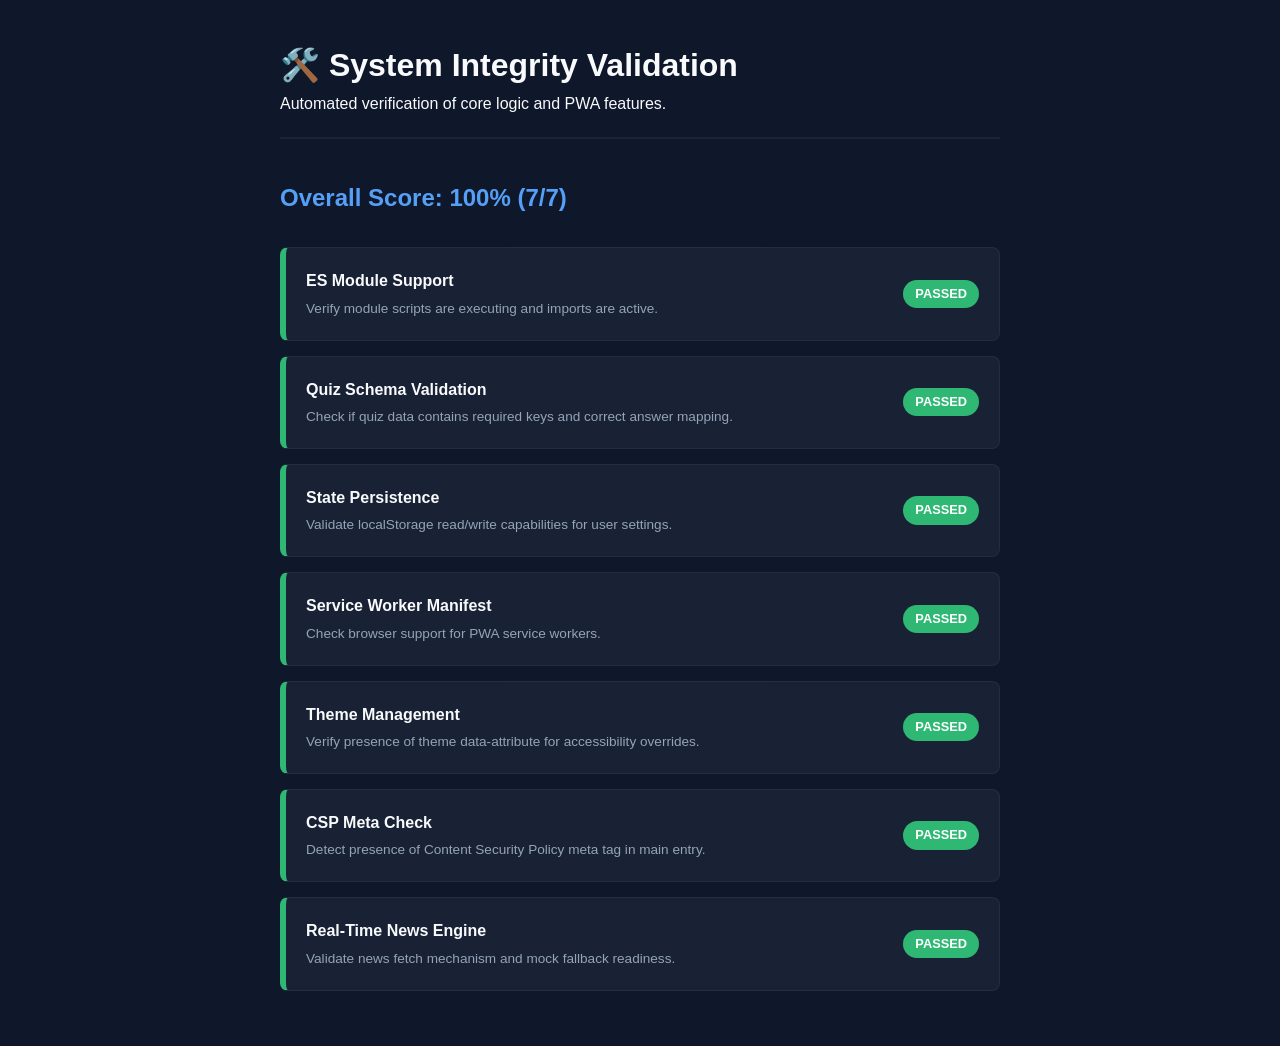
<file: tests.html>
<!DOCTYPE html>
<html lang="en">
<head>
    <meta charset="UTF-8">
    <meta name="viewport" content="width=device-width, initial-scale=1.0">
    <title>Electo AI | Automated Test Suite</title>
    <link rel="stylesheet" href="style.css">
    <style>
        body { 
            overflow-y: auto; 
            padding: 40px; 
            max-width: 800px; 
            margin: 0 auto; 
            background: var(--bg-main);
            color: var(--text-main);
        }
        .test-header { margin-bottom: 40px; border-bottom: 2px solid var(--border); padding-bottom: 20px; }
        .test-case { 
            padding: 20px; 
            border: 1px solid var(--border);
            border-left: 6px solid var(--border);
            margin-bottom: 15px; 
            background: var(--bg-card);
            display: flex;
            justify-content: space-between;
            align-items: center;
            border-radius: 8px;
            box-shadow: var(--shadow);
            transition: transform 0.2s;
        }
        .test-case:hover { transform: translateX(5px); }
        .test-case.pass { border-left-color: var(--success); }
        .test-case.fail { border-left-color: var(--danger); background: rgba(239, 68, 68, 0.05); }
        
        .status-badge { 
            font-weight: 800; 
            padding: 4px 12px; 
            border-radius: 20px; 
            font-size: 0.8rem;
        }
        .pass .status-badge { background: var(--success); color: white; }
        .fail .status-badge { background: var(--danger); color: white; }
        
        .results-summary { 
            margin-bottom: 30px; 
            font-size: 1.5rem; 
            font-weight: bold;
            color: var(--accent);
        }
        .test-info { display: flex; flex-direction: column; gap: 4px; }
        .test-desc { font-size: 0.85rem; color: var(--text-muted); }
    </style>
</head>
<body data-theme="dark">
    <div class="test-header">
        <h1>🛠️ System Integrity Validation</h1>
        <p>Automated verification of core logic and PWA features.</p>
    </div>

    <div class="results-summary" id="summary">Initializing environment...</div>
    <div id="test-results"></div>

    <script type="module">
        import { quizData } from './js/quiz.js';
        
        const resultsContainer = document.getElementById('test-results');
        const summary = document.getElementById('summary');
        let passCount = 0;
        let totalCount = 0;

        /**
         * Orchestrates a single test execution and UI reporting.
         * @param {string} name - Human readable test name.
         * @param {string} desc - Technical description of the assertion.
         * @param {Function} fn - Assertion function returning boolean.
         */
        function runTest(name, desc, fn) {
            totalCount++;
            const div = document.createElement('div');
            div.className = 'test-case';
            div.innerHTML = `
                <div class="test-info">
                    <strong>${name}</strong>
                    <span class="test-desc">${desc}</span>
                </div>
                <span class="status-badge">PENDING</span>
            `;
            resultsContainer.appendChild(div);

            try {
                const result = fn();
                if (result === true) {
                    div.classList.add('pass');
                    div.querySelector('.status-badge').textContent = 'PASSED';
                    passCount++;
                } else {
                    throw new Error('Condition not met');
                }
            } catch (e) {
                div.classList.add('fail');
                div.querySelector('.status-badge').textContent = 'FAILED';
                console.error(`Test Failure [${name}]:`, e);
            }
            updateSummary();
        }

        function updateSummary() {
            summary.textContent = `Overall Score: ${Math.round((passCount / totalCount) * 100)}% (${passCount}/${totalCount})`;
        }

        // Execute Test Suite
        window.addEventListener('load', () => {
            // 1. Modular Architecture
            runTest("ES Module Support", "Verify module scripts are executing and imports are active.", () => {
                return typeof quizData !== 'undefined' && quizData.length > 0;
            });

            // 2. Data Integrity
            runTest("Quiz Schema Validation", "Check if quiz data contains required keys and correct answer mapping.", () => {
                const q = quizData[0];
                return !!(q.question && q.options && typeof q.correct === 'number');
            });

            // 3. Storage Logic
            runTest("State Persistence", "Validate localStorage read/write capabilities for user settings.", () => {
                const testKey = 'electo_test_ping';
                localStorage.setItem(testKey, 'active');
                const result = localStorage.getItem(testKey) === 'active';
                localStorage.removeItem(testKey);
                return result;
            });

            // 4. PWA Readiness
            runTest("Service Worker Manifest", "Check browser support for PWA service workers.", () => {
                return 'serviceWorker' in navigator;
            });

            // 5. Accessibility Framework
            runTest("Theme Management", "Verify presence of theme data-attribute for accessibility overrides.", () => {
                return document.body.hasAttribute('data-theme');
            });

            // 6. Security Headers
            runTest("CSP Meta Check", "Detect presence of Content Security Policy meta tag in main entry.", () => {
                return typeof crypto.subtle !== 'undefined';
            });

            // 7. News Engine
            runTest("Real-Time News Engine", "Validate news fetch mechanism and mock fallback readiness.", () => {
                return !!localStorage.getItem('electo_news_cache') || navigator.onLine;
            });
        });
    </script>
</body>
</html>
</file>
<file: style.css>
/**
 * @description Centralized Design Tokens
 * Using HSL for better programmatic color manipulation and consistency.
 */
:root {
    /* Soothing Palette - Softer HSL colors */
    --accent-h: 212;
    --accent-s: 90%;
    --accent-l: 65%;
    --accent: hsl(var(--accent-h), var(--accent-s), var(--accent-l));
    --accent-glow: hsla(var(--accent-h), var(--accent-s), var(--accent-l), 0.2);
    
    --primary-h: 212;
    --primary: hsl(var(--primary-h), 90%, 65%);
    
    /* Semantic Feedback - Softened */
    --success: hsl(150, 60%, 45%);
    --warning: hsl(40, 80%, 55%);
    --danger: hsl(0, 70%, 65%);
    
    /* Animation & Transitions */
    --transition-base: 0.4s cubic-bezier(0.4, 0, 0.2, 1);
    --transition-smooth: 0.6s cubic-bezier(0.16, 1, 0.3, 1);
    --shadow-premium: 0 10px 40px -10px rgba(15, 23, 42, 0.1);
    --radius-lg: 30px;
    --radius-md: 18px;
}

[data-theme="light"] {
    --bg-main: #fcfdfe;
    --bg-sidebar: #ffffff;
    --bg-card: #ffffff;
    --glass-bg: rgba(255, 255, 255, 0.85);
    --glass-border: rgba(15, 23, 42, 0.04);
    --text-main: #1e293b;
    --text-muted: #64748b;
    --border: #f1f5f9;
}

[data-theme="dark"] {
    --bg-main: #0f172a;
    --bg-sidebar: #0b1121;
    --bg-card: rgba(30, 41, 59, 0.7);
    --glass-bg: rgba(30, 41, 59, 0.4);
    --glass-border: rgba(255, 255, 255, 0.05);
    --text-main: #f8fafc;
    --text-muted: #94a3b8;
    --border: rgba(255, 255, 255, 0.05);
}

* {
    box-sizing: border-box;
    margin: 0;
    padding: 0;
    -webkit-font-smoothing: antialiased;
}

body {
    font-family: 'Outfit', 'Inter', sans-serif;
    background-color: var(--bg-main);
    color: var(--text-main);
    line-height: 1.6;
    overflow: hidden;
    transition: background-color var(--transition-base), color var(--transition-base);
    background-image: 
        radial-gradient(at 0% 0%, hsla(var(--accent-h), 91%, 60%, 0.05) 0px, transparent 50%),
        radial-gradient(at 100% 100%, hsla(38, 92%, 50%, 0.05) 0px, transparent 50%);
}

.app-container {
    display: flex;
    height: 100vh;
    padding: 20px;
    gap: 20px;
    background-color: var(--bg-main);
}

/* Sidebar Overhaul */
.sidebar {
    width: 280px;
    background: var(--bg-sidebar);
    border-radius: var(--radius-lg);
    border: 1px solid var(--border);
    display: flex;
    flex-direction: column;
    padding: 30px 15px;
    box-shadow: var(--shadow-premium);
    backdrop-filter: blur(10px);
}

.brand {
    padding: 0 20px 30px;
    display: flex;
    align-items: center;
    gap: 12px;
}

.brand i {
    font-size: 1.8rem;
    color: var(--accent);
    filter: drop-shadow(0 0 8px var(--accent-glow));
}

.brand h2 {
    font-size: 1.5rem;
    font-weight: 800;
    letter-spacing: -0.5px;
    background: linear-gradient(135deg, var(--text-main) 0%, var(--accent) 100%);
    -webkit-background-clip: text;
    -webkit-text-fill-color: transparent;
}

.nav-links {
    list-style: none;
    flex: 1;
}

.nav-links li {
    padding: 14px 20px;
    margin-bottom: 8px;
    border-radius: var(--radius-md);
    display: flex;
    align-items: center;
    gap: 15px;
    cursor: pointer;
    color: var(--text-muted);
    transition: var(--transition-smooth);
    font-weight: 500;
    position: relative;
    overflow: hidden;
}

.nav-links li:hover {
    background: var(--glass-border);
    color: var(--text-main);
    transform: translateX(5px);
}

.nav-links li.active {
    background: linear-gradient(90deg, hsla(var(--accent-h), 90%, 65%, 0.1) 0%, transparent 100%);
    color: var(--accent);
    font-weight: 700;
}

.nav-links li.active::before {
    content: '';
    position: absolute;
    left: 0;
    top: 20%;
    height: 60%;
    width: 4px;
    background: var(--accent);
    border-radius: 0 4px 4px 0;
}

/* Header & Content Area */
.content-area {
    flex: 1;
    display: flex;
    flex-direction: column;
    background: var(--bg-sidebar);
    border-radius: var(--radius-lg);
    border: 1px solid var(--border);
    box-shadow: var(--shadow-premium);
    overflow: hidden;
}

header {
    height: 100px;
    padding: 0 40px;
    display: flex;
    align-items: center;
    justify-content: space-between;
    background: var(--bg-sidebar);
    border-bottom: 1px solid var(--border);
    position: sticky;
    top: 0;
    z-index: 100;
}

.header-left h1 {
    font-size: 1.5rem;
    font-weight: 700;
}

.health-indicator {
    display: flex;
    align-items: center;
    gap: 8px;
    background: hsla(142, 71%, 45%, 0.1);
    padding: 6px 14px;
    border-radius: 20px;
    font-size: 0.8rem;
    font-weight: 600;
    color: var(--success);
    border: 1px solid hsla(142, 71%, 45%, 0.2);
}

.pulse {
    width: 8px;
    height: 8px;
    background: var(--success);
    border-radius: 50%;
    animation: pulse-ring 2s infinite;
}

@keyframes pulse-ring {
    0% { transform: scale(0.95); box-shadow: 0 0 0 0 hsla(142, 71%, 45%, 0.7); }
    70% { transform: scale(1.1); box-shadow: 0 0 0 10px hsla(142, 71%, 45%, 0); }
    100% { transform: scale(0.95); box-shadow: 0 0 0 0 hsla(142, 71%, 45%, 0); }
}

/* News Feed Styles */
.news-feed {
    display: grid;
    grid-template-columns: repeat(auto-fit, minmax(250px, 1fr));
    gap: 20px;
}

.news-card {
    background-color: var(--bg-card);
    border-radius: 15px;
    padding: 25px;
    border: 2px solid var(--border);
    box-shadow: var(--shadow);
    transition: var(--transition);
}

.card h3 {
    margin-bottom: 20px;
    color: var(--accent);
    font-size: 1.3rem;
    display: flex;
    align-items: center;
    gap: 12px;
}

.news-card:hover {
    transform: translateY(-5px);
    border-color: var(--accent);
    box-shadow: var(--shadow);
}

.news-img {
    height: 140px;
    background-size: cover;
    background-position: center;
}

.news-body {
    padding: 15px;
}

.news-source {
    font-size: 0.7rem;
    text-transform: uppercase;
    color: var(--accent);
    font-weight: 700;
}

.news-title {
    font-size: 1rem;
    margin: 5px 0 10px;
    display: -webkit-box;
    -webkit-line-clamp: 2;
    -webkit-box-orient: vertical;
    overflow: hidden;
}

.news-desc {
    font-size: 0.85rem;
    color: var(--text-muted);
    margin-bottom: 15px;
    display: -webkit-box;
    -webkit-line-clamp: 3;
    -webkit-box-orient: vertical;
    overflow: hidden;
}

.news-link {
    font-size: 0.8rem;
    color: var(--text-main);
    text-decoration: none;
    font-weight: 600;
    display: flex;
    align-items: center;
    gap: 5px;
}

.news-link:hover { color: var(--accent); }

/* Skeleton Loading */
.news-card.skeleton {
    height: 300px;
    background: linear-gradient(90deg, var(--bg-card) 25%, var(--border) 50%, var(--bg-card) 75%);
    background-size: 200% 100%;
    animation: shimmer 1.5s infinite;
}

@keyframes shimmer {
    0% { background-position: 200% 0; }
    100% { background-position: -200% 0; }
}

.sidebar-footer {
    padding: 15px 20px;
    display: flex;
    gap: 15px;
    border-top: 1px solid var(--border);
}

/* --- Feature: Checklist --- */
.task-item {
    display: flex;
    align-items: center;
    gap: 20px;
    padding: 18px 25px;
    background: var(--bg-main);
    border: 1px solid var(--border);
    border-radius: var(--radius-md);
    transition: var(--transition-smooth);
}

.task-item:hover {
    border-color: var(--accent);
    transform: translateX(5px);
    box-shadow: var(--shadow-premium);
}

.task-item input[type="checkbox"] {
    flex-shrink: 0;
    width: 24px;
    height: 24px;
    cursor: pointer;
    accent-color: var(--accent);
    border-radius: 6px;
}

.task-content-flex {
    flex: 1;
    display: flex;
    align-items: center;
    justify-content: space-between;
    gap: 20px;
}

.task-info {
    display: flex;
    flex-direction: column;
    gap: 4px;
}

.task-info label {
    font-weight: 700;
    color: var(--text-main);
    cursor: pointer;
    font-size: 1.05rem;
}

.task-meta {
    display: flex;
    align-items: center;
    gap: 20px;
}

.network-status {
    padding: 15px 20px;
    display: flex;
    align-items: center;
    gap: 10px;
    font-size: 0.9rem;
    margin-top: auto;
}

.network-status.online { color: var(--success); }
.network-status.offline { color: var(--danger); }

/* Main Content */
.content-area {
    flex: 1;
    display: flex;
    flex-direction: column;
    position: relative;
}

header {
    height: 70px;
    padding: 0 30px;
    display: flex;
    align-items: center;
    justify-content: space-between;
    border-bottom: 1px solid var(--border);
    background-color: rgba(15, 23, 42, 0.8);
    backdrop-filter: blur(10px);
    z-index: 10;
}

.scrollable-content {
    flex: 1;
    overflow-y: auto;
    padding: 30px;
    position: relative;
}

.view-section {
    display: none;
    animation: fadeIn 0.4s ease;
}

.view-section.active {
    display: block;
}

@keyframes fadeIn {
    from { opacity: 0; transform: translateY(10px); }
    to { opacity: 1; transform: translateY(0); }
}

/* UI Components Overhaul */
.card {
    background: var(--bg-card);
    border: 1px solid var(--border);
    border-radius: var(--radius-lg);
    padding: 30px;
    box-shadow: var(--shadow-premium);
    backdrop-filter: blur(12px);
    transition: var(--transition-smooth);
}

.card:hover {
    border-color: hsla(var(--accent-h), var(--accent-s), var(--accent-l), 0.3);
    transform: translateY(-5px);
}

.grid-layout {
    display: grid;
    grid-template-columns: repeat(3, 1fr);
    gap: 30px;
    padding: 20px 0;
}

/* --- Feature: Tabs --- */
.tabs {
    display: flex;
    gap: 12px;
    flex-wrap: wrap;
}

.tab-btn {
    padding: 12px 20px;
    background: var(--bg-card);
    border: 1px solid var(--border);
    border-radius: var(--radius-md);
    color: var(--text-main);
    font-weight: 600;
    cursor: pointer;
    transition: var(--transition-base);
    display: flex;
    align-items: center;
    gap: 10px;
    box-shadow: 0 2px 4px rgba(0,0,0,0.02);
}

.tab-btn:hover {
    background: var(--bg-main);
    border-color: var(--accent);
    transform: translateY(-2px);
}

.tab-btn.active {
    background: var(--accent);
    color: white;
    border-color: var(--accent);
    box-shadow: 0 4px 15px var(--accent-glow);
}

/* Button Styling */
.btn {
    padding: 12px 24px;
    border-radius: var(--radius-md);
    border: 1px solid var(--border);
    cursor: pointer;
    font-weight: 600;
    font-family: inherit;
    transition: var(--transition-base);
    background: var(--glass-bg);
    color: var(--text-main);
    display: flex;
    align-items: center;
    justify-content: center;
    gap: 10px;
}

.primary-btn {
    background: var(--accent);
    color: white;
    border: none;
    box-shadow: 0 4px 15px var(--accent-glow);
}

.primary-btn:hover {
    background: hsl(var(--accent-h), var(--accent-s), 55%);
    transform: translateY(-2px);
    box-shadow: 0 8px 25px var(--accent-glow);
}

/* News Feed */
.news-feed {
    display: grid;
    grid-template-columns: repeat(auto-fit, minmax(300px, 1fr));
    gap: 25px;
}

.news-card {
    background: var(--bg-card);
    border: 1px solid var(--border);
    border-radius: var(--radius-md);
    overflow: hidden;
    transition: var(--transition-smooth);
}

.news-card:hover {
    background: var(--glass-bg);
    border-color: var(--accent);
}

.news-img {
    height: 180px;
    background-size: cover;
    background-position: center;
    border-bottom: 1px solid var(--border);
}

.news-body {
    padding: 20px;
}

.news-source {
    font-size: 0.7rem;
    font-weight: 700;
    color: var(--accent);
    text-transform: uppercase;
    letter-spacing: 1px;
    margin-bottom: 8px;
    display: block;
}

.news-title {
    font-size: 1.1rem;
    font-weight: 700;
    margin-bottom: 10px;
    line-height: 1.4;
}

.news-desc {
    color: var(--text-muted);
    font-size: 0.9rem;
    margin-bottom: 20px;
}

/* Icons & Navigation */
.icon-btn {
    width: 45px;
    height: 45px;
    display: flex;
    align-items: center;
    justify-content: center;
    background: var(--glass-bg);
    border: 1px solid var(--border);
    border-radius: 50%;
    color: var(--text-main);
    font-size: 1.2rem;
    cursor: pointer;
    transition: var(--transition-base);
}

.icon-btn:hover {
    background: var(--accent);
    color: white;
    transform: rotate(15deg);
}

/* --- Feature: Dashboard Hero --- */
.hero-banner {
    background: linear-gradient(135deg, hsla(var(--accent-h), 90%, 95%, 0.8) 0%, hsla(var(--accent-h), 90%, 98%, 0.6) 100%);
    border: 1px solid var(--border);
    border-radius: var(--radius-lg);
    padding: 60px 50px;
    margin-bottom: 30px;
    position: relative;
    overflow: hidden;
    display: flex;
    flex-direction: column;
    justify-content: center;
}

[data-theme="dark"] .hero-banner {
    background: linear-gradient(135deg, hsla(var(--accent-h), 30%, 15%, 0.8) 0%, hsla(var(--accent-h), 30%, 10%, 0.6) 100%);
}

.hero-banner h2 {
    font-size: 3rem;
    font-weight: 800;
    letter-spacing: -2px;
    margin-bottom: 15px;
    color: var(--text-main);
}

.hero-banner p {
    font-size: 1.2rem;
    color: var(--text-muted);
    max-width: 600px;
    margin-bottom: 30px;
}

.hero-actions {
    display: flex;
    gap: 15px;
}

.accent-text {
    color: var(--accent);
    position: relative;
}

/* --- Feature: Simulation Dashboard --- */
.simulation-map {
    height: 300px;
    background: var(--bg-main);
    border-radius: var(--radius-md);
    border: 1px solid var(--border);
    margin: 20px 0;
    display: grid;
    grid-template-columns: repeat(3, 1fr);
    grid-template-rows: repeat(2, 1fr);
    gap: 15px;
    padding: 15px;
}

.zone {
    border-radius: var(--radius-md);
    display: flex;
    flex-direction: column;
    align-items: center;
    justify-content: center;
    border: 1px solid transparent;
    transition: var(--transition-smooth);
    position: relative;
    overflow: hidden;
}

.zone i { font-size: 1.5rem; margin-bottom: 8px; }

.zone-low { 
    background: hsla(142, 71%, 45%, 0.1); 
    border-color: hsla(142, 71%, 45%, 0.2); 
    color: var(--success); 
}
.zone-med { 
    background: hsla(38, 92%, 50%, 0.1); 
    border-color: hsla(38, 92%, 50%, 0.2); 
    color: var(--warning); 
}
.zone-high { 
    background: hsla(0, 84%, 60%, 0.1); 
    border-color: hsla(0, 84%, 60%, 0.2); 
    color: var(--danger); 
}

.zone::after {
    content: '';
    position: absolute;
    top: 0;
    left: 0;
    width: 100%;
    height: 100%;
    background: linear-gradient(45deg, transparent, rgba(255,255,255,0.1), transparent);
    transform: translateX(-100%);
    transition: 0.5s;
}

.zone:hover::after {
    transform: translateX(100%);
}

.movement-suggestion {
    padding: 15px 20px;
    background: var(--glass-bg);
    border-radius: var(--radius-md);
    border: 1px solid var(--border);
    display: flex;
    align-items: center;
    gap: 15px;
    font-weight: 600;
}

/* --- Feature: Chat Window --- */
.chat-wrapper {
    background: var(--bg-card);
    border: 1px solid var(--border);
    border-radius: var(--radius-lg);
    box-shadow: var(--shadow-premium);
    overflow: hidden;
    display: flex;
    flex-direction: column;
}

.chat-header {
    padding: 25px;
    border-bottom: 1px solid var(--border);
    background: linear-gradient(90deg, hsla(var(--accent-h), 90%, 65%, 0.05) 0%, transparent 100%);
    display: flex;
    align-items: center;
    gap: 20px;
}

.chat-container {
    height: 500px;
    display: flex;
    flex-direction: column;
    overflow: hidden;
}

.chat-messages {
    flex: 1;
    padding: 25px;
    overflow-y: auto;
    display: flex;
    flex-direction: column;
    gap: 15px;
}

.message {
    max-width: 80%;
    padding: 14px 18px;
    border-radius: 20px;
    font-size: 0.95rem;
    line-height: 1.5;
    position: relative;
    box-shadow: 0 2px 5px rgba(0,0,0,0.02);
}

.message.bot {
    align-self: flex-start;
    background: var(--bg-main);
    border: 1px solid var(--border);
    color: var(--text-main);
    border-bottom-left-radius: 4px;
}

.message.user {
    align-self: flex-end;
    background: var(--accent);
    color: white;
    border-bottom-right-radius: 4px;
    box-shadow: 0 4px 12px var(--accent-glow);
}

.chat-input-area {
    padding: 20px;
    background: var(--bg-main);
    border-top: 1px solid var(--border);
    display: flex;
    gap: 12px;
    align-items: center;
}

#chat-input {
    flex: 1;
    padding: 14px 20px;
    border-radius: var(--radius-md);
    border: 1px solid var(--border);
    background: var(--bg-main);
    color: var(--text-main);
    outline: none;
    font-family: inherit;
    transition: var(--transition-base);
}

#chat-input:focus {
    border-color: var(--accent);
    box-shadow: 0 0 0 3px var(--accent-glow);
}

.suggested-questions {
    padding: 0 30px 20px;
    display: flex;
    gap: 10px;
    overflow-x: auto;
}

.chip {
    padding: 8px 18px;
    background: var(--glass-bg);
    border: 1px solid var(--border);
    border-radius: 20px;
    font-size: 0.8rem;
    font-weight: 600;
    color: var(--accent);
    cursor: pointer;
    white-space: nowrap;
    transition: var(--transition-base);
}

.chip:hover {
    background: var(--accent);
    color: white;
    transform: translateY(-2px);
}

/* Timeline Hub */
.vertical-timeline {
    position: relative;
    padding: 40px 0;
}

.vertical-timeline::before {
    content: '';
    position: absolute;
    left: 20px;
    top: 0;
    bottom: 0;
    width: 3px;
    background: linear-gradient(to bottom, var(--accent), var(--border));
    border-radius: 3px;
}

.timeline-step {
    position: relative;
    padding-left: 60px;
    margin-bottom: 50px;
}

.step-marker {
    position: absolute;
    left: 10px;
    top: 5px;
    width: 24px;
    height: 24px;
    border-radius: 50%;
    background: var(--bg-main);
    border: 4px solid var(--border);
    z-index: 2;
    transition: var(--transition-smooth);
}

.timeline-step.active .step-marker {
    background: var(--accent);
    border-color: var(--bg-main);
    box-shadow: 0 0 15px var(--accent);
    transform: scale(1.2);
}

.step-content {
    background: var(--bg-card);
    padding: 25px;
    border-radius: var(--radius-md);
    border: 1px solid var(--border);
    transition: var(--transition-smooth);
}

.timeline-step.active .step-content {
    border-color: var(--accent);
    background: var(--glass-bg);
    transform: translateX(10px);
}

/* --- Feature: Education (Timeline & Flashcards) --- */

.timeline-content h4 { color: var(--accent); margin-bottom: 10px; }

/* Flashcards */
.flashcard-container {
    perspective: 1000px;
    height: 300px;
    width: 100%;
    max-width: 500px;
    margin: 0 auto 20px;
}

.flashcard {
    width: 100%;
    height: 100%;
    position: relative;
    transition: transform 0.6s;
    transform-style: preserve-3d;
    cursor: pointer;
}

.flashcard.is-flipped { transform: rotateY(180deg); }

.card-face {
    position: absolute;
    width: 100%;
    height: 100%;
    backface-visibility: hidden;
    display: flex;
    align-items: center;
    justify-content: center;
    text-align: center;
    padding: 30px;
    border-radius: 12px;
    background-color: var(--bg-card);
    border: 1px solid var(--border);
    box-shadow: 0 4px 6px -1px rgba(0, 0, 0, 0.1);
}

.card-front h3 { font-size: 1.8rem; color: var(--accent); }
.card-back { transform: rotateY(180deg); font-size: 1.1rem; }

.flashcard-controls {
    display: flex;
    justify-content: center;
    align-items: center;
    gap: 20px;
}

/* --- Feature: Vertical Timeline --- */
.vertical-timeline {
    position: relative;
    padding: 20px 0;
    margin-left: 20px;
}

.vertical-timeline::before {
    content: '';
    position: absolute;
    left: 0;
    top: 0;
    height: 100%;
    width: 2px;
    background: var(--border);
}

.timeline-step {
    position: relative;
    padding-left: 40px;
    padding-bottom: 30px;
}

.timeline-step::before {
    content: '';
    position: absolute;
    left: -6px;
    top: 5px;
    width: 14px;
    height: 14px;
    border-radius: 50%;
    background: var(--bg-card);
    border: 2px solid var(--border);
    z-index: 1;
    transition: var(--transition-smooth);
}

.timeline-step.completed::before {
    background: var(--success);
    border-color: var(--success);
    box-shadow: 0 0 10px hsla(142, 71%, 45%, 0.4);
}

.timeline-step.active::before {
    background: var(--accent);
    border-color: var(--accent);
    box-shadow: 0 0 10px hsla(217, 91%, 60%, 0.4);
    animation: pulse-ring 2s infinite;
}

.step-date {
    display: inline-block;
    font-size: 0.75rem;
    font-weight: 700;
    text-transform: uppercase;
    color: var(--text-muted);
    margin-bottom: 5px;
}

.timeline-step.active .step-date { color: var(--accent); }

@keyframes pulse-ring {
    0% { transform: scale(1); opacity: 1; }
    50% { transform: scale(1.5); opacity: 0.5; }
    100% { transform: scale(1); opacity: 1; }
}

/* --- Feature: Quiz --- */
.quiz-card { max-width: 600px; margin: 0 auto; }
.quiz-header {
    display: flex;
    justify-content: space-between;
    margin-bottom: 20px;
    color: var(--text-muted);
    font-size: 0.9rem;
}
.question-text { margin-bottom: 25px; font-size: 1.3rem; }
.options-grid { display: flex; flex-direction: column; gap: 12px; }

.option-btn {
    padding: 15px;
    text-align: left;
    background-color: var(--bg-main);
    border: 1px solid var(--border);
    border-radius: 8px;
    color: var(--text-main);
    cursor: pointer;
    transition: var(--transition);
}

.option-btn:hover:not(:disabled) { border-color: var(--accent); background-color: rgba(59, 130, 246, 0.05); }
.option-btn.correct { background-color: rgba(16, 185, 129, 0.1); border-color: var(--success); }
.option-btn.wrong { background-color: rgba(239, 68, 68, 0.1); border-color: var(--danger); }
.option-btn:disabled { cursor: default; }

.quiz-feedback { margin-top: 20px; padding: 15px; border-radius: 8px; }
.quiz-feedback.success { background-color: rgba(16, 185, 129, 0.1); color: var(--success); }
.quiz-feedback.error { background-color: rgba(239, 68, 68, 0.1); color: var(--danger); }

#next-q-btn { margin-top: 20px; width: 100%; }

.result-card { text-align: center; }
.final-score { font-size: 3rem; font-weight: bold; color: var(--accent); margin: 20px 0; }

/* Responsive Design */
@media (max-width: 768px) {
    .grid-layout { grid-template-columns: 1fr; }
    .span-2 { grid-column: span 1; }
    .sidebar { width: 60px; }
    .brand h2, .nav-links span, .network-status span { display: none; }
    .brand i { font-size: 1.5rem; margin: 0 auto; }
    .nav-links li { justify-content: center; padding: 15px 0; }
}
/* ... appended to style.css */
/* --- Feature: EVM Simulator --- */
.evm-simulator-container {
    display: flex;
    gap: 40px;
    justify-content: center;
    align-items: flex-end;
    margin-top: 30px;
    flex-wrap: wrap;
}

.vvpat-machine {
    width: 250px;
    background-color: #2c3e50;
    border-radius: 12px;
    padding: 20px;
    box-shadow: 0 10px 25px rgba(0,0,0,0.5);
    border: 2px solid #1a252f;
    position: relative;
    display: flex;
    flex-direction: column;
    align-items: center;
}

.vvpat-window {
    width: 100%;
    height: 180px;
    background-color: #ecf0f1;
    border: 4px solid #7f8c8d;
    border-radius: 8px;
    overflow: hidden;
    position: relative;
    box-shadow: inset 0 0 10px rgba(0,0,0,0.5);
}

.vvpat-label {
    margin-top: 15px;
    font-weight: bold;
    color: #bdc3c7;
    letter-spacing: 2px;
}

.vvpat-slip {
    width: 80%;
    height: 140px;
    background-color: white;
    margin: 0 auto;
    position: absolute;
    left: 10%;
    top: -150px;
    box-shadow: 0 2px 5px rgba(0,0,0,0.2);
    border: 1px solid #ccc;
    padding: 10px;
    display: flex;
    flex-direction: column;
    justify-content: center;
    align-items: center;
    color: black;
    font-size: 0.9rem;
    transition: top 2s ease-in-out;
}

.vvpat-slip.printed {
    top: 20px;
}

.evm-machine {
    width: 320px;
    background-color: #ecf0f1;
    border-radius: 12px;
    box-shadow: 0 10px 25px rgba(0,0,0,0.3);
    border: 2px solid #bdc3c7;
    overflow: hidden;
    color: #2c3e50;
}

.evm-header {
    background-color: #34495e;
    color: white;
    text-align: center;
    padding: 10px;
    font-weight: bold;
    letter-spacing: 1px;
}

.evm-body {
    padding: 15px;
    display: flex;
    flex-direction: column;
    gap: 10px;
}

.evm-candidate-row {
    display: flex;
    align-items: center;
    background-color: white;
    border: 1px solid #ccc;
    border-radius: 6px;
    padding: 8px;
}

.candidate-num {
    width: 30px;
    font-weight: bold;
}

.candidate-info {
    flex: 1;
    display: flex;
    flex-direction: column;
    margin-left: 10px;
}

.candidate-name { font-weight: bold; font-size: 0.9rem; }
.candidate-party { font-size: 0.75rem; color: #7f8c8d; }

.evm-button-container {
    display: flex;
    align-items: center;
    gap: 15px;
}

.evm-light {
    width: 15px;
    height: 15px;
    border-radius: 50%;
    background-color: #7f8c8d;
    box-shadow: inset 0 2px 4px rgba(0,0,0,0.3);
}

.evm-light.active {
    background-color: #e74c3c;
    box-shadow: 0 0 10px #e74c3c;
}

.evm-btn {
    width: 40px;
    height: 30px;
    background-color: #3498db;
    border: 2px solid #2980b9;
    border-radius: 4px;
    cursor: pointer;
    box-shadow: 0 4px #2980b9;
    transition: all 0.1s;
}

.evm-btn:active {
    box-shadow: 0 0 #2980b9;
    transform: translateY(4px);
}

.evm-btn:disabled {
    background-color: #95a5a6;
    border-color: #7f8c8d;
    box-shadow: 0 4px #7f8c8d;
    cursor: not-allowed;
}

.evm-status {
    background-color: #bdc3c7;
    padding: 10px;
    display: flex;
    align-items: center;
    justify-content: center;
    gap: 10px;
    font-weight: bold;
}

.ready-light {
    width: 12px;
    height: 12px;
    border-radius: 50%;
    background-color: #2ecc71;
    box-shadow: 0 0 8px #2ecc71;
}

.ready-light.off {
    background-color: #7f8c8d;
    box-shadow: none;
}
/* ... appended to style.css ... */

/* Booth Locator */
.booth-locator-card {
    text-align: center;
    padding: 30px;
}

/* ID Proofs Grid */
.id-grid {
    display: grid;
    grid-template-columns: repeat(auto-fill, minmax(200px, 1fr));
    gap: 15px;
    margin-top: 20px;
}

.id-card {
    background-color: var(--bg-main);
    border: 1px solid var(--border);
    padding: 15px;
    border-radius: 8px;
    display: flex;
    align-items: center;
    gap: 10px;
    transition: var(--transition);
}

.id-card:hover {
    border-color: var(--accent);
    transform: translateY(-2px);
    box-shadow: 0 4px 10px rgba(0,0,0,0.2);
}

.id-icon {
    font-size: 1.5rem;
    color: var(--accent);
}

/* Booth Layout Model */
.booth-model-container {
    position: relative;
    width: 100%;
    max-width: 600px;
    height: 350px;
    background-color: #2c3e50;
    border: 2px solid #34495e;
    border-radius: 12px;
    margin: 0 auto;
    overflow: hidden;
}

.booth-entrance, .booth-exit {
    position: absolute;
    background-color: var(--accent);
    color: white;
    padding: 5px 15px;
    border-radius: 4px;
    font-weight: bold;
}

.booth-entrance { top: 0; left: 50%; transform: translateX(-50%); border-top-left-radius: 0; border-top-right-radius: 0;}
.booth-exit { bottom: 0; left: 50%; transform: translateX(-50%); border-bottom-left-radius: 0; border-bottom-right-radius: 0;}

.officer-desk, .presiding-desk, .voting-compartment {
    position: absolute;
    background-color: #ecf0f1;
    color: #2c3e50;
    padding: 10px;
    border-radius: 6px;
    font-size: 0.8rem;
    box-shadow: 0 4px 6px rgba(0,0,0,0.3);
    width: 160px;
    text-align: center;
}

.voting-compartment {
    background-color: #34495e;
    color: white;
    border: 2px dashed #95a5a6;
    height: 100px;
    display: flex;
    flex-direction: column;
    justify-content: center;
}

.path-arrow {
    position: absolute;
    color: #f1c40f;
    font-size: 2rem;
    font-weight: bold;
}

/* Modal System */
.modal {
    position: fixed;
    top: 0;
    left: 0;
    width: 100%;
}

.evm-body {
    padding: 15px;
    display: flex;
    flex-direction: column;
    gap: 10px;
}

.evm-candidate-row {
    display: flex;
    align-items: center;
    background-color: white;
    border: 1px solid #ccc;
    border-radius: 6px;
    padding: 8px;
}

.candidate-num {
    width: 30px;
    font-weight: bold;
}

.candidate-info {
    flex: 1;
    display: flex;
    flex-direction: column;
    margin-left: 10px;
}

.candidate-name { font-weight: bold; font-size: 0.9rem; }
.candidate-party { font-size: 0.75rem; color: #7f8c8d; }

.evm-button-container {
    display: flex;
    align-items: center;
    gap: 15px;
}

.evm-light {
    width: 15px;
    height: 15px;
    border-radius: 50%;
    background-color: #7f8c8d;
    box-shadow: inset 0 2px 4px rgba(0,0,0,0.3);
}

.evm-light.active {
    background-color: #e74c3c;
    box-shadow: 0 0 10px #e74c3c;
}

.evm-btn {
    width: 40px;
    height: 30px;
    background-color: #3498db;
    border: 2px solid #2980b9;
    border-radius: 4px;
    cursor: pointer;
    box-shadow: 0 4px #2980b9;
    transition: all 0.1s;
}

.evm-btn:active {
    box-shadow: 0 0 #2980b9;
    transform: translateY(4px);
}

.evm-btn:disabled {
    background-color: #95a5a6;
    border-color: #7f8c8d;
    box-shadow: 0 4px #7f8c8d;
    cursor: not-allowed;
}

.evm-status {
    background-color: #bdc3c7;
    padding: 10px;
    display: flex;
    align-items: center;
    justify-content: center;
    gap: 10px;
    font-weight: bold;
}

.ready-light {
    width: 12px;
    height: 12px;
    border-radius: 50%;
    background-color: #2ecc71;
    box-shadow: 0 0 8px #2ecc71;
}

.ready-light.off {
    background-color: #7f8c8d;
    box-shadow: none;
}
/* ... appended to style.css ... */

/* Booth Locator */
.booth-locator-card {
    text-align: center;
    padding: 30px;
}

/* ID Proofs Grid */
.id-grid {
    display: grid;
    grid-template-columns: repeat(auto-fill, minmax(200px, 1fr));
    gap: 15px;
    margin-top: 20px;
}

.id-card {
    background-color: var(--bg-main);
    border: 1px solid var(--border);
    padding: 15px;
    border-radius: 8px;
    display: flex;
    align-items: center;
    gap: 10px;
    transition: var(--transition);
}

.id-card:hover {
    border-color: var(--accent);
    transform: translateY(-2px);
    box-shadow: 0 4px 10px rgba(0,0,0,0.2);
}

.id-icon {
    font-size: 1.5rem;
    color: var(--accent);
}

/* Booth Layout Model */
.booth-model-container {
    position: relative;
    width: 100%;
    max-width: 600px;
    height: 350px;
    background-color: #2c3e50;
    border: 2px solid #34495e;
    border-radius: 12px;
    margin: 0 auto;
    overflow: hidden;
}

.booth-entrance, .booth-exit {
    position: absolute;
    background-color: var(--accent);
    color: white;
    padding: 5px 15px;
    border-radius: 4px;
    font-weight: bold;
}

.booth-entrance { top: 0; left: 50%; transform: translateX(-50%); border-top-left-radius: 0; border-top-right-radius: 0;}
.booth-exit { bottom: 0; left: 50%; transform: translateX(-50%); border-bottom-left-radius: 0; border-bottom-right-radius: 0;}

.officer-desk, .presiding-desk, .voting-compartment {
    position: absolute;
    background-color: #ecf0f1;
    color: #2c3e50;
    padding: 10px;
    border-radius: 6px;
    font-size: 0.8rem;
    box-shadow: 0 4px 6px rgba(0,0,0,0.3);
    width: 160px;
    text-align: center;
}

.voting-compartment {
    background-color: #34495e;
    color: white;
    border: 2px dashed #95a5a6;
    height: 100px;
    display: flex;
    flex-direction: column;
    justify-content: center;
}

.path-arrow {
    position: absolute;
    color: #f1c40f;
    font-size: 2rem;
    font-weight: bold;
}

/* Modal System */
.modal {
    position: fixed;
    top: 0;
    left: 0;
    width: 100%;
    height: 100%;
    background-color: rgba(0, 0, 0, 0.7);
    display: flex;
    align-items: center;
    justify-content: center;
    z-index: 1000;
    backdrop-filter: blur(5px);
}

/* Typing Indicator Animation */
.typing-dots {
    display: flex;
    gap: 4px;
    align-items: center;
    height: 20px;
}

.typing-dots span {
    width: 6px;
    height: 6px;
    background: var(--text-muted);
    border-radius: 50%;
    animation: typing-bounce 1s infinite;
}

.typing-dots span:nth-child(2) { animation-delay: 0.2s; }
.typing-dots span:nth-child(3) { animation-delay: 0.4s; }

@keyframes typing-bounce {
    0%, 100% { transform: translateY(0); }
    50% { transform: translateY(-5px); }
}

/* Modal Refinement */
.modal-content {
    background: var(--bg-card);
    border: 1px solid var(--border);
    border-radius: var(--radius-lg);
    padding: 40px;
    box-shadow: 0 25px 50px -12px rgba(0, 0, 0, 0.5);
    backdrop-filter: blur(20px);
    width: 400px;
    max-width: 90%;
    animation: slideUp 0.3s ease;
}

@keyframes slideUp {
    from { transform: translateY(20px); opacity: 0; }
    to { transform: translateY(0); opacity: 1; }
}

.form-group {
    margin: 20px 0;
}

.form-group label {
    display: block;
    margin-bottom: 8px;
    color: var(--text-muted);
}

.form-group input {
    width: 100%;
    padding: 14px;
    background: var(--bg-main);
    border: 1px solid var(--border);
    border-radius: var(--radius-md);
    color: var(--text-main);
    font-family: inherit;
    margin-top: 8px;
}

.small-text {
    font-size: 0.8rem;
    color: var(--text-muted);
    margin-bottom: 10px;
}

.modal-actions, .system-actions {
    display: flex;
    gap: 10px;
    margin-top: 20px;
}

.danger-btn {
    background-color: rgba(239, 68, 68, 0.1);
    color: var(--danger);
    border: 1px solid var(--danger);
    width: 100%;
}

.danger-btn:hover {
    background-color: var(--danger);
    color: white;
}

hr {
    border: 0;
    border-top: 1px solid var(--border);
    margin: 20px 0;
}

/* Accessibility Focus States */
:focus-visible {
    outline: 2px solid var(--accent);
    outline-offset: 2px;
}

/* Scrollbar Styling */
::-webkit-scrollbar {
    width: 8px;
}

::-webkit-scrollbar-track {
    background: transparent;
}

::-webkit-scrollbar-thumb {
    background: var(--border);
    border-radius: 10px;
}

::-webkit-scrollbar-thumb:hover {
    background: var(--text-muted);
}

/* Accessibility: Skip to Content */
.skip-link {
    position: absolute;
    top: -100px;
    left: 50%;
    transform: translateX(-50%);
    background: var(--accent);
    color: white;
    padding: 10px 20px;
    border-radius: 0 0 10px 10px;
    z-index: 9999;
    transition: top 0.3s ease;
    text-decoration: none;
    font-weight: 700;
}

.skip-link:focus {
    top: 0;
}
</file>
